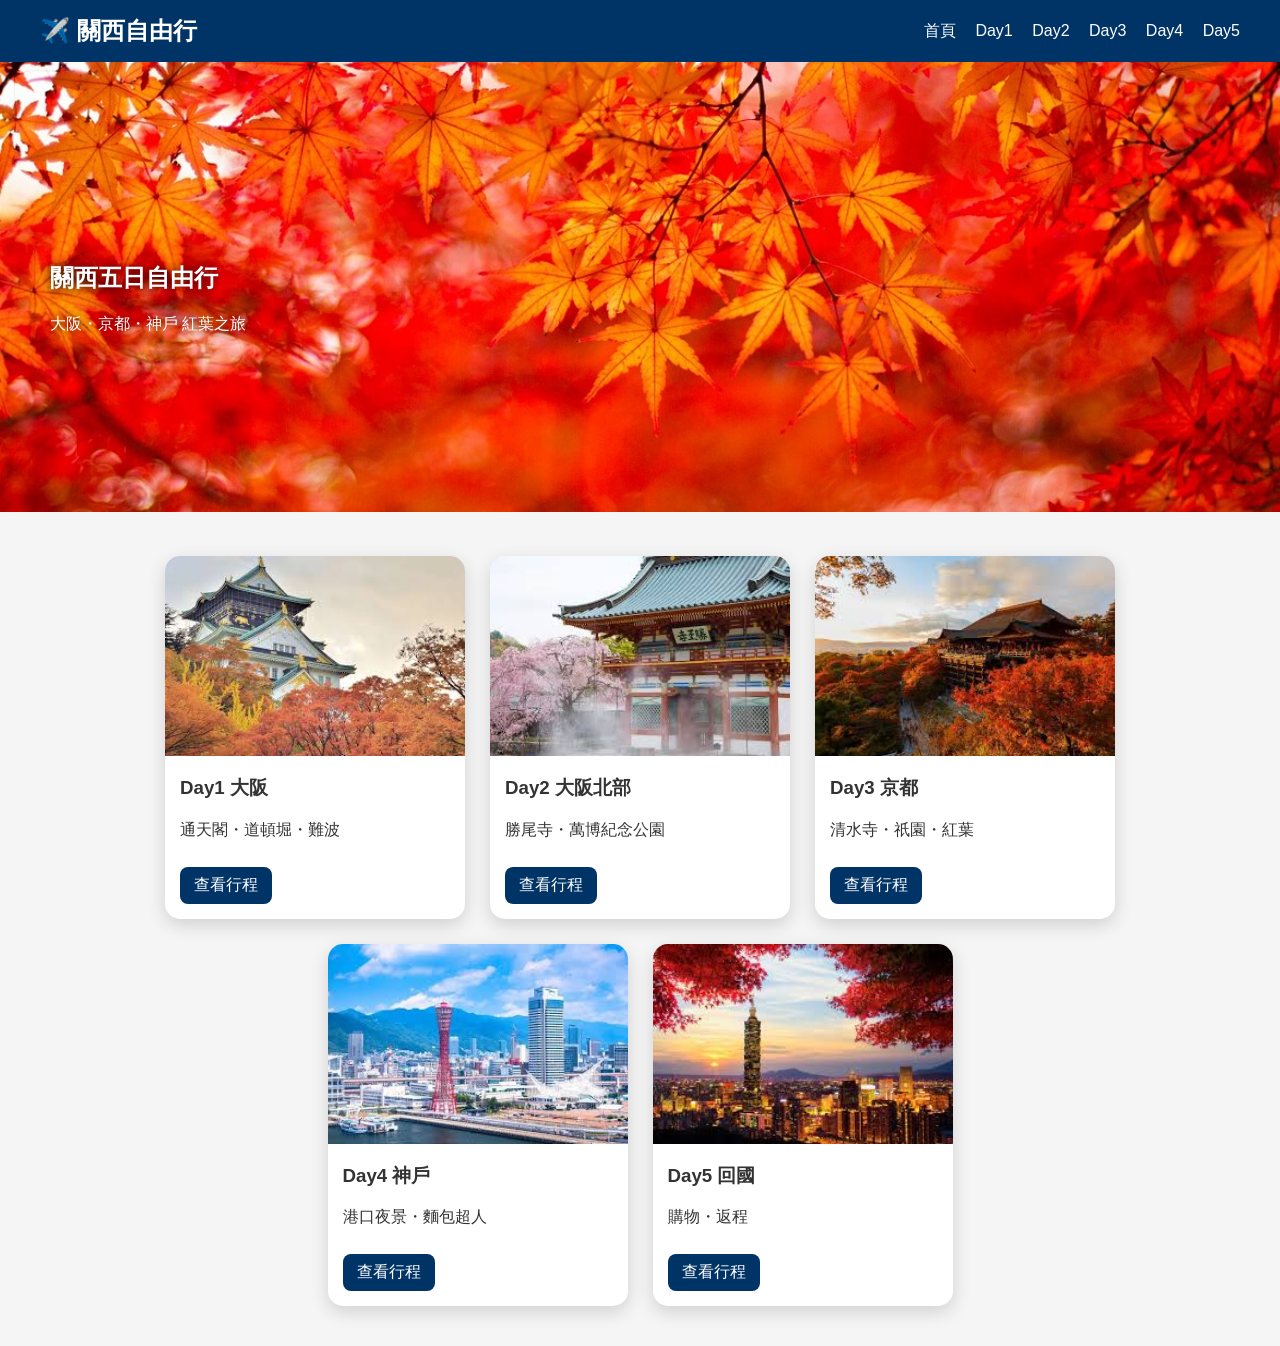
<file: index.html>
<!DOCTYPE html>
<html>
<head>
<meta charset="UTF-8">
<title>關西自由行</title>
<link rel="stylesheet" href="css/style.css">
</head>

<body>

<nav>
    <div class="logo">✈️ 關西自由行</div>

    <div class="menu">
        <a href="travel/index.html">首頁</a>
        <a href="travel/day1.html">Day1</a>
        <a href="travel/day2.html">Day2</a>
        <a href="travel/day3.html">Day3</a>
        <a href="travel/day4.html">Day4</a>
        <a href="travel/day5.html">Day5</a>
    </div>
</nav>

<section class="hero">
    <img src="images/os.jpeg">

    <div class="hero-text">
        <h1>關西五日自由行</h1>
        <p>大阪・京都・神戶 紅葉之旅</p>
    </div>
</section>

<section class="cards">

    <div class="card">
        <img src="images/os1.jpg">
        <div class="card-content">
            <h3>Day1 大阪</h3>
            <p>通天閣・道頓堀・難波</p>
            <a href="travel/day1.html">查看行程</a>
        </div>
    </div>

    <div class="card">
        <img src="images/os2.jpg">
        <div class="card-content">
            <h3>Day2 大阪北部</h3>
            <p>勝尾寺・萬博紀念公園</p>
            <a href="travel/day2.html">查看行程</a>
        </div>
    </div>

    <div class="card">
        <img src="images/ky.jpg">
        <div class="card-content">
            <h3>Day3 京都</h3>
            <p>清水寺・祇園・紅葉</p>
            <a href="travel/day3.html">查看行程</a>
        </div>
    </div>

    <div class="card">
        <img src="images/ko.jpg">
        <div class="card-content">
            <h3>Day4 神戶</h3>
            <p>港口夜景・麵包超人</p>
            <a href="travel/day4.html">查看行程</a>
        </div>
    </div>

    <div class="card">
        <img src="images/tw.jpg">
        <div class="card-content">
            <h3>Day5 回國</h3>
            <p>購物・返程</p>
            <a href="travel/day5.html">查看行程</a>
        </div>
    </div>

</section>

</body>
</html>
</file>
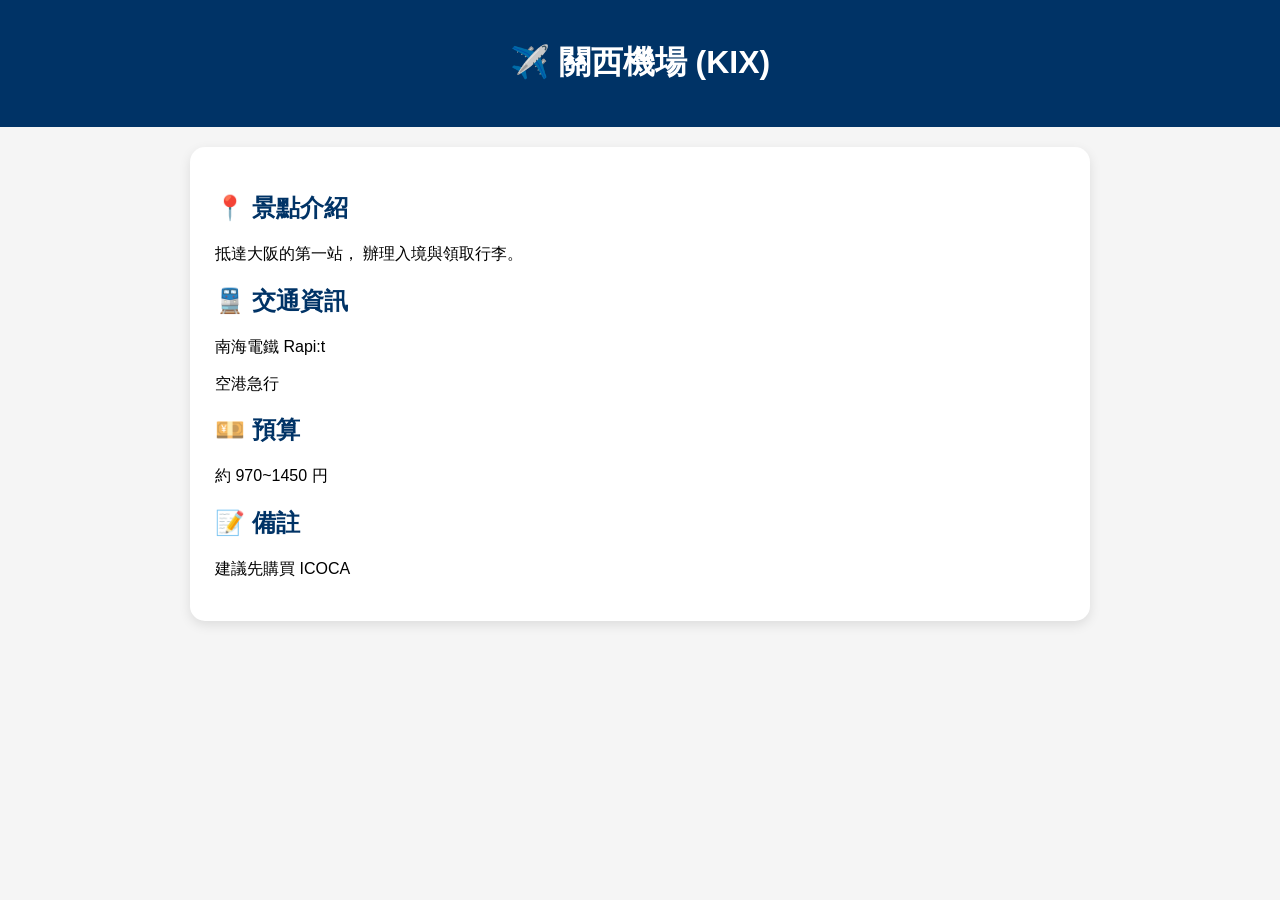
<file: spots/kix.html>
<!DOCTYPE html>
<html lang="zh-Hant">
<head>
<meta charset="UTF-8">
<meta name="viewport" content="width=device-width, initial-scale=1.0">
<title>關西機場攻略</title>

<link rel="stylesheet" href="../css/day.css">

</head>
<body>

<header>
    <h1>✈️ 關西機場 (KIX)</h1>
</header>

<div class="container">

    <div class="detail-card">

        <h2>📍 景點介紹</h2>

        <p>
            抵達大阪的第一站，
            辦理入境與領取行李。
        </p>

        <h2>🚆 交通資訊</h2>

        <p>
            南海電鐵 Rapi:t
        </p>

        <p>
            空港急行
        </p>

        <h2>💴 預算</h2>

        <p>
            約 970~1450 円
        </p>

        <h2>📝 備註</h2>

        <p>
            建議先購買 ICOCA
        </p>

    </div>

</div>

</body>
</html>
</file>
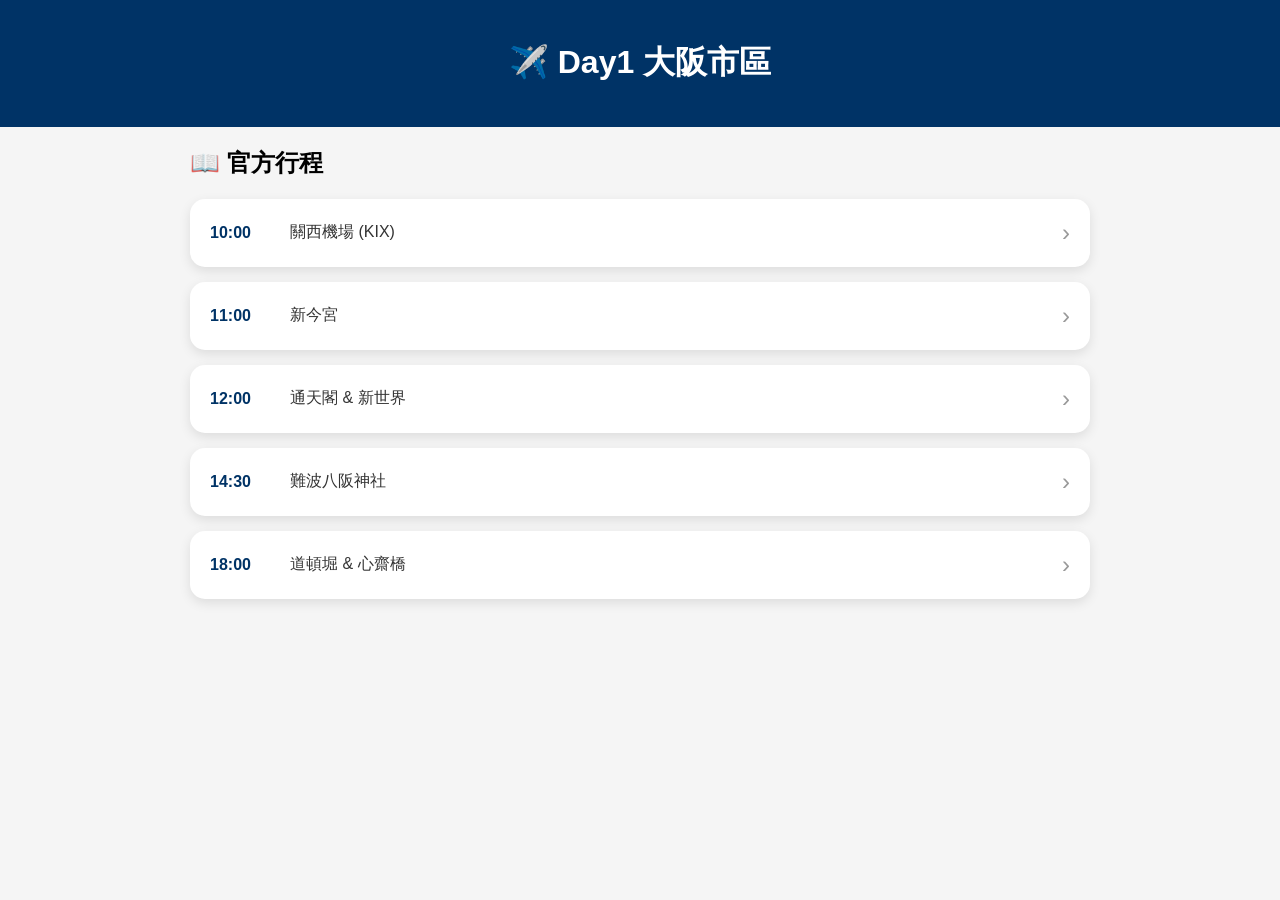
<file: travel/day1.html>
<!DOCTYPE html>
<html lang="zh-Hant">
<head>
    <meta charset="UTF-8">
    <meta name="viewport" content="width=device-width, initial-scale=1.0">
    <title>Day1 大阪市區</title>

    <link rel="stylesheet" href="../css/day.css">
</head>
<body>

<header>
    <h1>✈️ Day1 大阪市區</h1>
</header>

<div class="container">

    <h2>📖 官方行程</h2>

    <a href="../spots/kix.html" class="spot-card">
        <div class="time">10:00</div>
        <div class="spot-name">關西機場 (KIX)</div>
        <div class="arrow">›</div>
    </a>

    <a href="../spots/shinimamiya.html" class="spot-card">
        <div class="time">11:00</div>
        <div class="spot-name">新今宮</div>
        <div class="arrow">›</div>
    </a>

    <a href="../spots/tsutenkaku.html" class="spot-card">
        <div class="time">12:00</div>
        <div class="spot-name">通天閣 & 新世界</div>
        <div class="arrow">›</div>
    </a>

    <a href="../spots/yasaka.html" class="spot-card">
        <div class="time">14:30</div>
        <div class="spot-name">難波八阪神社</div>
        <div class="arrow">›</div>
    </a>

    <a href="../spots/dotonbori.html" class="spot-card">
        <div class="time">18:00</div>
        <div class="spot-name">道頓堀 & 心齋橋</div>
        <div class="arrow">›</div>
    </a>

</div>

</body>
</html>
</file>
<file: css/style.css>
/* =========================
全站基本設定
========================= */

*{
    box-sizing:border-box;
}

body{
    margin:0;
    font-family:Arial, sans-serif;
    background:#f5f5f5;
    color:#333;
}

/* =========================
導覽列
========================= */

nav{
    background:#003366;
    display:flex;
    justify-content:space-between;
    align-items:center;
    padding:15px 40px;
    position:sticky;
    top:0;
    z-index:1000;
}

.logo{
    color:white;
    font-size:24px;
    font-weight:bold;
}

.menu a{
    color:white;
    text-decoration:none;
    margin-left:15px;
    transition:0.3s;
}

.menu a:hover{
    color:#ffd700;
}

/* =========================
Hero
========================= */

.hero{
    position:relative;
}

.hero img{
    width:100%;
    height:450px;
    object-fit:cover;
}

.hero-text{
    position:absolute;
    left:50px;
    top:180px;
    color:white;
    text-shadow:0 0 10px rgba(0,0,0,0.8);
}

/* =========================
卡片（重點：懸浮感）
========================= */

.cards{
    display:flex;
    flex-wrap:wrap;
    justify-content:center;
    gap:25px;
    padding:40px;
}

.card{
    width:300px;
    background:white;
    border-radius:15px;

    /* ⭐懸浮感核心 */
    box-shadow:0 6px 18px rgba(0,0,0,0.15);

    transition:0.3s ease;
    overflow:hidden;
}

/* ⭐滑鼠移上去浮起來 */
.card:hover{
    transform:translateY(-10px);
    box-shadow:0 12px 28px rgba(0,0,0,0.25);
}

.card img{
    width:100%;
    height:200px;
    object-fit:cover;
}

.card-content{
    padding:15px;
}

.card-content h3{
    margin-top:0;
}

/* =========================
按鈕懸浮
========================= */

.card a{
    display:inline-block;
    background:#003366;
    color:white;
    text-decoration:none;
    padding:8px 14px;
    border-radius:8px;
    margin-top:10px;
    transition:0.3s;
}

.card a:hover{
    background:#0055aa;
}

/* =========================
RWD
========================= */

@media screen and (max-width:768px){

    nav{
        flex-direction:column;
        padding:10px;
    }

    .hero img{
        height:250px;
    }

    .hero-text{
        top:90px;
        left:20px;
    }

    .cards{
        flex-direction:column;
        align-items:center;
        padding:20px;
    }

    .card{
        width:95%;
    }
}
</file>
<file: css/day.css>
/* ===== Day1 工具專用 ===== */

.container{
    width:90%;
    max-width:900px;
    margin:20px auto;
}

/* 表單 */
.form-card{
    display:none;
    background:white;
    padding:20px;
    border-radius:15px;
    margin-bottom:20px;
    box-shadow:0 2px 8px rgba(0,0,0,0.1);
}

.form-card input,
.form-card textarea{
    width:100%;
    padding:10px;
    margin-bottom:10px;
}

/* 新增按鈕 */
.add-btn{
    display:block;
    margin:20px auto;
    background:#003366;
    color:white;
    padding:12px 20px;
    border-radius:10px;
    border:none;
}

/* 卡片 */
.schedule-card{
    background:white;
    padding:15px;
    margin-bottom:15px;
    border-radius:15px;
    border-left:5px solid #003366;
    box-shadow:0 2px 8px rgba(0,0,0,0.1);
}
.detail-card{
    background:white;
    padding:25px;
    border-radius:15px;
    box-shadow:0 4px 12px rgba(0,0,0,0.1);
}

.detail-card h2{
    color:#003366;
}
body{
    margin:0;
    background:#f5f5f5;
    font-family:Arial,sans-serif;
}

header{
    background:#003366;
    color:white;
    text-align:center;
    padding:20px;
}

.container{
    width:90%;
    max-width:900px;
    margin:20px auto;
}

.spot-card{
    background:white;
    display:flex;
    align-items:center;
    text-decoration:none;
    color:#333;
    padding:20px;
    margin-bottom:15px;
    border-radius:15px;
    box-shadow:0 4px 12px rgba(0,0,0,0.1);

    transition:0.3s;
}

.spot-card:hover{
    transform:translateY(-5px);
}

.time{
    width:80px;
    color:#003366;
    font-weight:bold;
}

.spot-name{
    flex:1;
}

.arrow{
    font-size:24px;
    color:#999;
}
</file>
